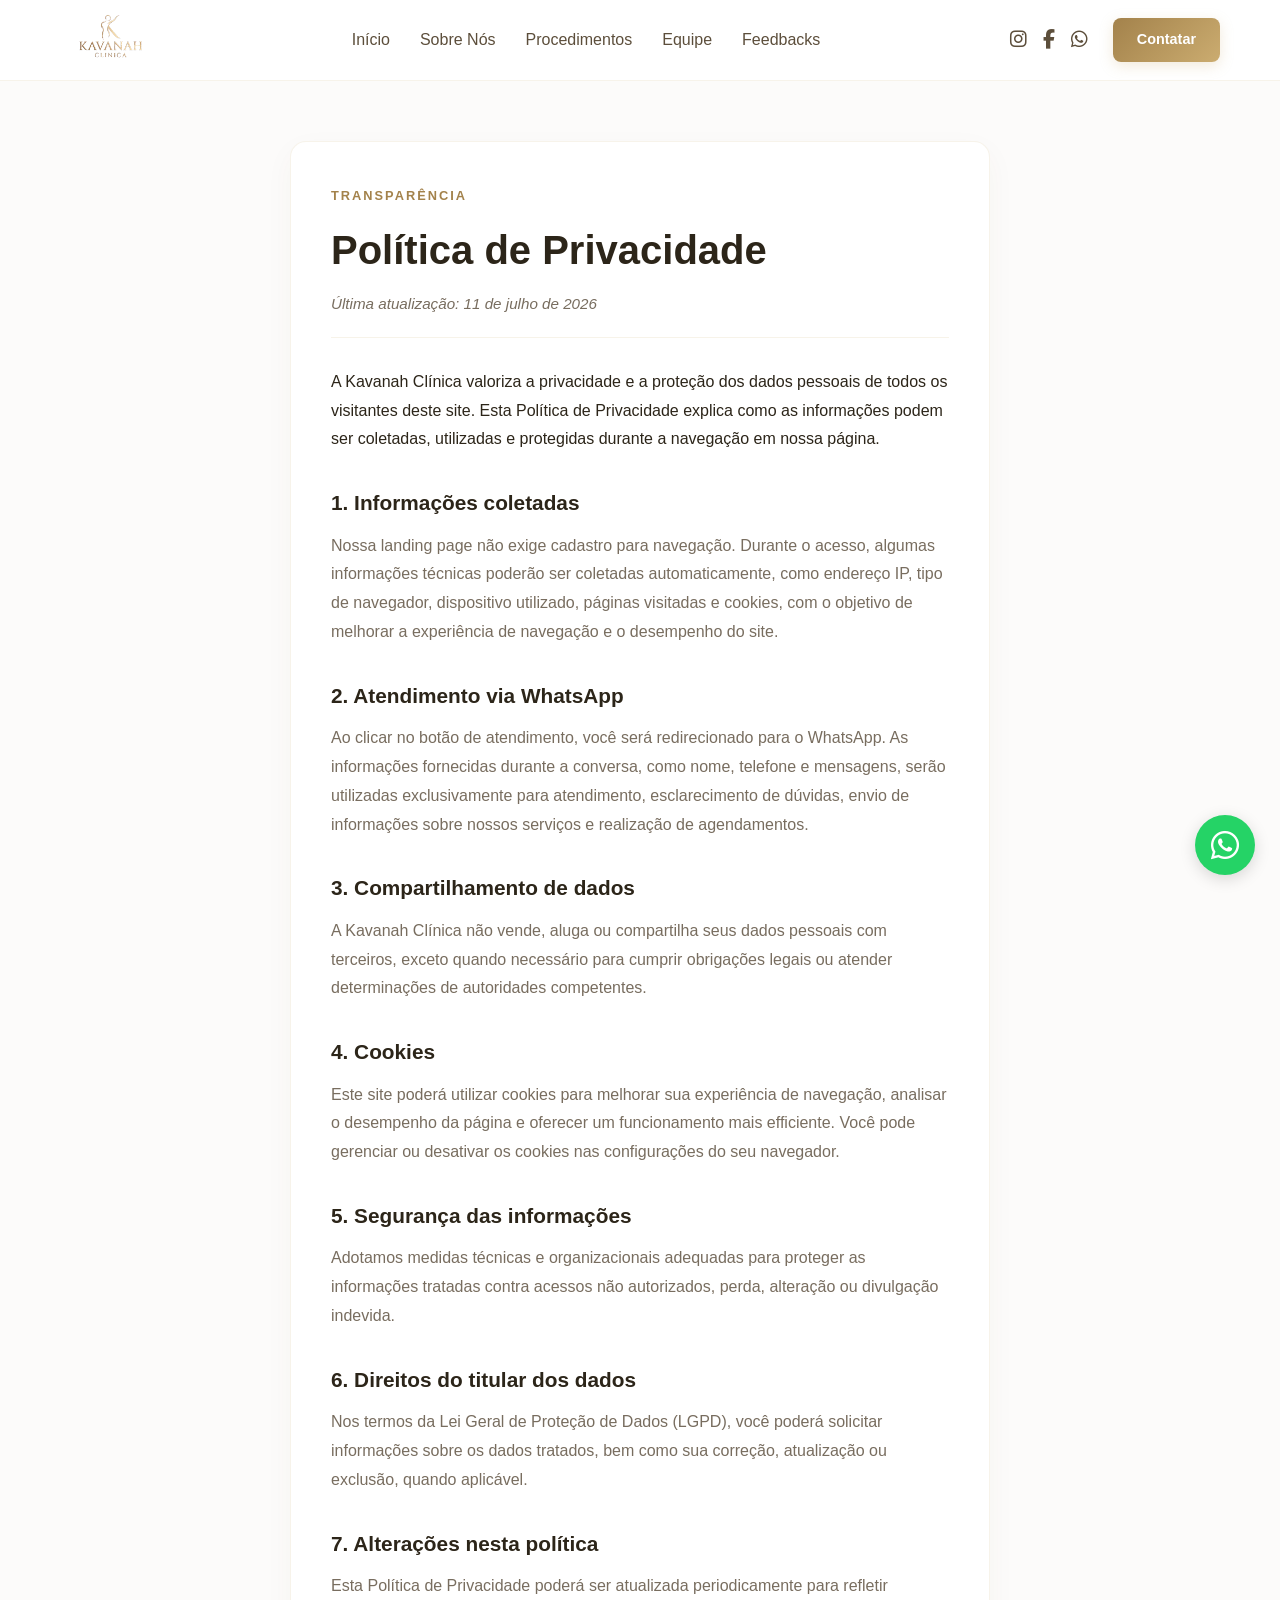
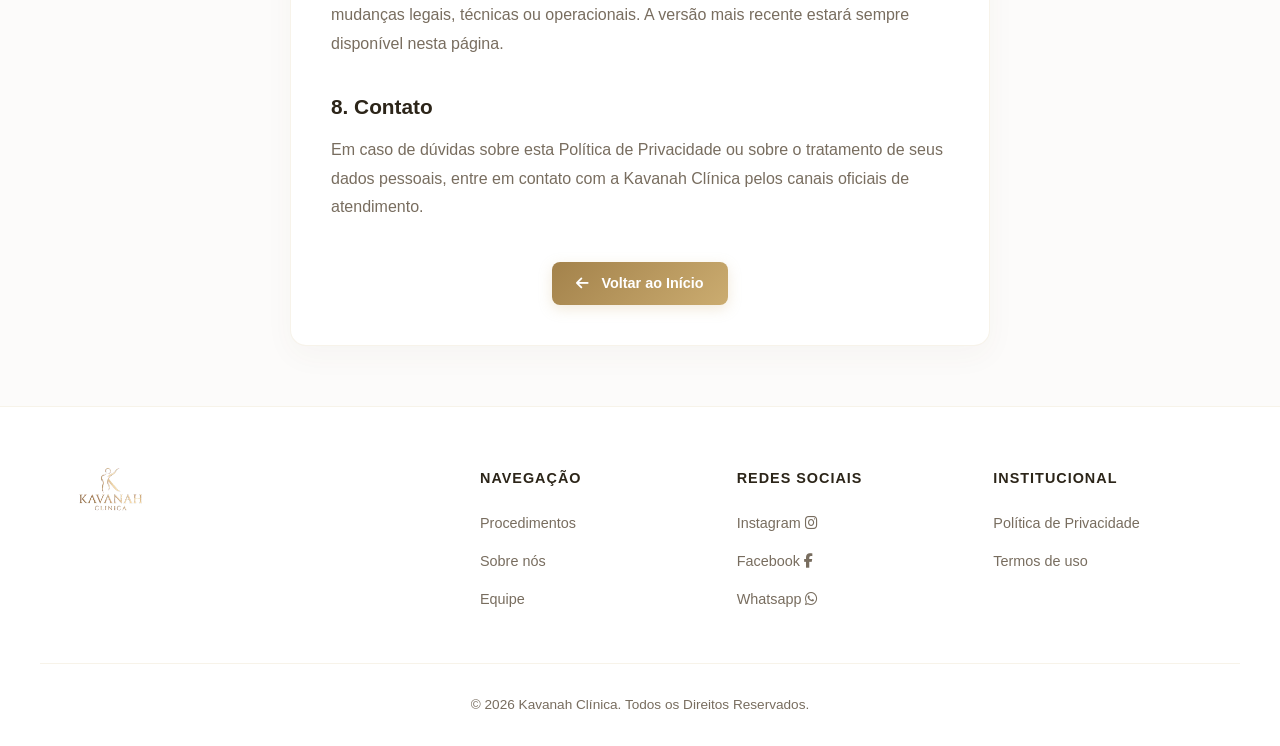
<file: privacidade.html>
<!DOCTYPE html>
<html lang="pt-BR">
<head>
    <meta charset="UTF-8">
    <meta name="viewport" content="width=device-width, initial-scale=1.0">
    
    <!-- SEO BÁSICO -->
    <title>Política de Privacidade | Kavanah Clínica</title>
    <meta name="description" content="Entenda como a Kavanah Clínica valoriza, coleta e protege as suas informações e dados pessoais durante a navegação no nosso site oficial.">
    <meta name="robots" content="noindex, follow">

    <!-- FAVICON & ESTILOS -->
    <link rel="shortcut icon" href="src/images/logo/corpo.kavanah.icon.svg" type="image/x-icon">
    <link rel="stylesheet" href="style.css">
    
    <!-- Ícones FontAwesome -->
    <link rel="stylesheet" href="https://cdnjs.cloudflare.com/ajax/libs/font-awesome/6.7.2/css/all.min.css" integrity="sha512-Evv84Mr4kqVGRNSgIGL/F/aIDqQb7xQ2vcrdIwxfjThSH8CSR7PBEakCr51Ck+w+/U6swU2Im1vVX0SVk9ABhg==" crossorigin="anonymous" referrerpolicy="no-referrer" />
    
    <style>
        @media (max-width: 768px) {
            .page-institucional-main {
                padding: 30px 10px !important;
            }
            .page-institucional-article {
                padding: 25px 15px !important;
                border-radius: 12px !important;
            }
            .page-institucional-article h1 {
                font-size: 1.8rem !important;
            }
        }
    </style>
</head>

<body>
    <!-- BOTÃO WHATSAPP -->
    <a href="https://wa.me/5511973894158?text=Olá!%20Gostaria%20de%20mais%20informações." class="btn-whatsapp" target="_blank" rel="noopener" aria-label="Fale conosco pelo WhatsApp">
        <i class="fab fa-whatsapp" aria-hidden="true"></i>
    </a>
    
    <!-- NAVBAR CORRIGIDA -->
    <header class="navbar">
        <nav class="container nav-container" aria-label="Menu principal">
            <a href="index.html#home" class="nav-logo">
                <img src="src/images/logo/LOGO.KAVANAH.SEM.FUNDO5234.svg" alt="Logotipo oficial da Kavanah Clínica">
            </a>
            
            <button class="menu-toggle" aria-label="Abrir menu de navegação"><i class="fa-solid fa-bars"></i></button>

            <ul class="nav-menu">
                <li><a href="index.html#home">Início</a></li>
                <li><a href="index.html#about">Sobre Nós</a></li>
                <li><a href="procedimentos.html">Procedimentos</a></li>
                <li><a href="index.html#parceiros">Equipe</a></li>
                <li><a href="index.html#feedbacks">Feedbacks</a></li>
            </ul>

            <!-- Grupo à Direita Corrigido -->
            <div class="nav-right-group">
                <div class="nav-social-icons">
                    <a href="https://www.instagram.com/kavanahclinica/" target="_blank" rel="noopener" aria-label="Instagram"><i class="fab fa-instagram"></i></a>
                    <a href="https://www.facebook.com/profile.php?id=61582549000037" target="_blank" rel="noopener" aria-label="Facebook"><i class="fab fa-facebook-f"></i></a>
                    <a href="https://wa.me/5511973894158?text=Olá!%20Gostaria%20de%20mais%20informações." target="_blank" rel="noopener" aria-label="Whatsapp"><i class="fab fa-whatsapp"></i></a>
                </div>
                <a href="index.html#contato" class="btn btn-primary nav-btn">Contatar</a>
            </div>
        </nav>
    </header>

    <main class="page-institucional-main" style="background: var(--fundo-suave); padding: 60px 0;">
        <article class="container container-small page-institucional-article" style="background: var(--fundo-principal); padding: 40px; border-radius: 16px; border: 1px solid rgba(203, 172, 112, 0.15); box-shadow: 0 10px 30px rgba(92, 78, 59, 0.04);">
            <header style="margin-bottom: 30px; border-bottom: 1px solid var(--creme-premium); padding-bottom: 20px;">
                <span class="section-tag">Transparência</span>
                <h1 style="font-size: 2.5rem; font-weight: 800; color: var(--texto-escuro); margin-bottom: 10px;">Política de Privacidade</h1>
                <p style="color: var(--texto-secundario); font-size: 0.95rem; font-style: italic;">Última atualização: 11 de julho de 2026</p>
            </header>

            <div class="document-content" style="color: var(--texto-secundario); line-height: 1.8; font-size: 1rem;">
                <p style="margin-bottom: 25px; color: var(--texto-escuro); font-weight: 500;">A Kavanah Clínica valoriza a privacidade e a proteção dos dados pessoais de todos os visitantes deste site. Esta Política de Privacidade explica como as informações podem ser coletadas, utilizadas e protegidas durante a navegação em nossa página.</p>

                <h3 style="color: var(--texto-escuro); font-size: 1.3rem; margin: 30px 0 10px 0; font-weight: 700;">1. Informações coletadas</h3>
                <p style="margin-bottom: 20px;">Nossa landing page não exige cadastro para navegação. Durante o acesso, algumas informações técnicas poderão ser coletadas automaticamente, como endereço IP, tipo de navegador, dispositivo utilizado, páginas visitadas e cookies, com o objetivo de melhorar a experiência de navegação e o desempenho do site.</p>

                <h3 style="color: var(--texto-escuro); font-size: 1.3rem; margin: 30px 0 10px 0; font-weight: 700;">2. Atendimento via WhatsApp</h3>
                <p style="margin-bottom: 20px;">Ao clicar no botão de atendimento, você será redirecionado para o WhatsApp. As informações fornecidas durante a conversa, como nome, telefone e mensagens, serão utilizadas exclusivamente para atendimento, esclarecimento de dúvidas, envio de informações sobre nossos serviços e realização de agendamentos.</p>

                <h3 style="color: var(--texto-escuro); font-size: 1.3rem; margin: 30px 0 10px 0; font-weight: 700;">3. Compartilhamento de dados</h3>
                <p style="margin-bottom: 20px;">A Kavanah Clínica não vende, aluga ou compartilha seus dados pessoais com terceiros, exceto quando necessário para cumprir obrigações legais ou atender determinações de autoridades competentes.</p>

                <h3 style="color: var(--texto-escuro); font-size: 1.3rem; margin: 30px 0 10px 0; font-weight: 700;">4. Cookies</h3>
                <p style="margin-bottom: 20px;">Este site poderá utilizar cookies para melhorar sua experiência de navegação, analisar o desempenho da página e oferecer um funcionamento mais efficiente. Você pode gerenciar ou desativar os cookies nas configurações do seu navegador.</p>

                <h3 style="color: var(--texto-escuro); font-size: 1.3rem; margin: 30px 0 10px 0; font-weight: 700;">5. Segurança das informações</h3>
                <p style="margin-bottom: 20px;">Adotamos medidas técnicas e organizacionais adequadas para proteger as informações tratadas contra acessos não autorizados, perda, alteração ou divulgação indevida.</p>

                <h3 style="color: var(--texto-escuro); font-size: 1.3rem; margin: 30px 0 10px 0; font-weight: 700;">6. Direitos do titular dos dados</h3>
                <p style="margin-bottom: 20px;">Nos termos da Lei Geral de Proteção de Dados (LGPD), você poderá solicitar informações sobre os dados tratados, bem como sua correção, atualização ou exclusão, quando aplicável.</p>

                <h3 style="color: var(--texto-escuro); font-size: 1.3rem; margin: 30px 0 10px 0; font-weight: 700;">7. Alterações nesta política</h3>
                <p style="margin-bottom: 20px;">Esta Política de Privacidade poderá ser atualizada periodicamente para refletir mudanças legais, técnicas ou operacionais. A versão mais recente estará sempre disponível nesta página.</p>

                <h3 style="color: var(--texto-escuro); font-size: 1.3rem; margin: 30px 0 10px 0; font-weight: 700;">8. Contato</h3>
                <p style="margin-bottom: 20px;">Em caso de dúvidas sobre esta Política de Privacidade ou sobre o tratamento de seus dados pessoais, entre em contato com a Kavanah Clínica pelos canais oficiais de atendimento.</p>
            </div>
            
            <div style="margin-top: 40px; text-align: center;">
                <a href="index.html" class="btn btn-primary"><i class="fa-solid fa-arrow-left" style="margin-right: 8px;"></i> Voltar ao Início</a>
            </div>
        </article>
    </main>

    <!-- FOOTER -->
    <footer class="footer">
        <div class="container footer-grid">
            <div class="footer-brand">
                <img src="src/images/logo/LOGO.KAVANAH.SEM.FUNDO5234.svg" alt="Logotipo da Kavanah Clínica">
            </div>
            <div class="footer-links">
                <div>
                    <h3>Navegação</h3>
                    <ul>
                        <li><a href="index.html#produtos">Procedimentos</a></li>
                        <li><a href="index.html#about">Sobre nós</a></li>
                        <li><a href="index.html#parceiros">Equipe</a></li>
                    </ul>
                </div>
                <div>
                    <h3>Redes Sociais</h3>
                    <ul>
                        <li><a href="https://www.instagram.com/kavanahclinica/" target="_blank" rel="noopener">Instagram <i class="fab fa-instagram"></i></a></li>
                        <li><a href="https://www.facebook.com/profile.php?id=61582549000037" target="_blank" rel="noopener">Facebook <i class="fab fa-facebook-f"></i></a></li>
                        <li><a href="https://wa.me/5511973894158?text=Olá!%20Gostaria%20de%20mais%20informações." target="_blank" rel="noopener">Whatsapp <i class="fab fa-whatsapp"></i></a></li>
                    </ul>
                </div>
                <div>
                    <h3>Institucional</h3>
                    <ul>
                        <li><a href="privacidade.html">Política de Privacidade</a></li>
                        <li><a href="termos.html">Termos de uso</a></li>
                    </ul>
                </div>
            </div>
        </div>
        <div class="container footer-bottom">
            <p>&copy; 2026 Kavanah Clínica. Todos os Direitos Reservados.</p>
        </div>
    </footer>

    <script>
        const menuToggle = document.querySelector('.menu-toggle');
        const navMenu = document.querySelector('.nav-menu');
        const menuLinks = document.querySelectorAll('.nav-menu a');

        menuToggle.addEventListener('click', () => {
            navMenu.classList.toggle('active');
            const icon = menuToggle.querySelector('i');
            icon.className = navMenu.classList.contains('active') ? 'fa-solid fa-xmark' : 'fa-solid fa-bars';
        });

        menuLinks.forEach(link => {
            link.addEventListener('click', () => {
                navMenu.classList.remove('active');
                menuToggle.querySelector('i').className = 'fa-solid fa-bars';
            });
        });
    </script>
</body>
</html>
</file>
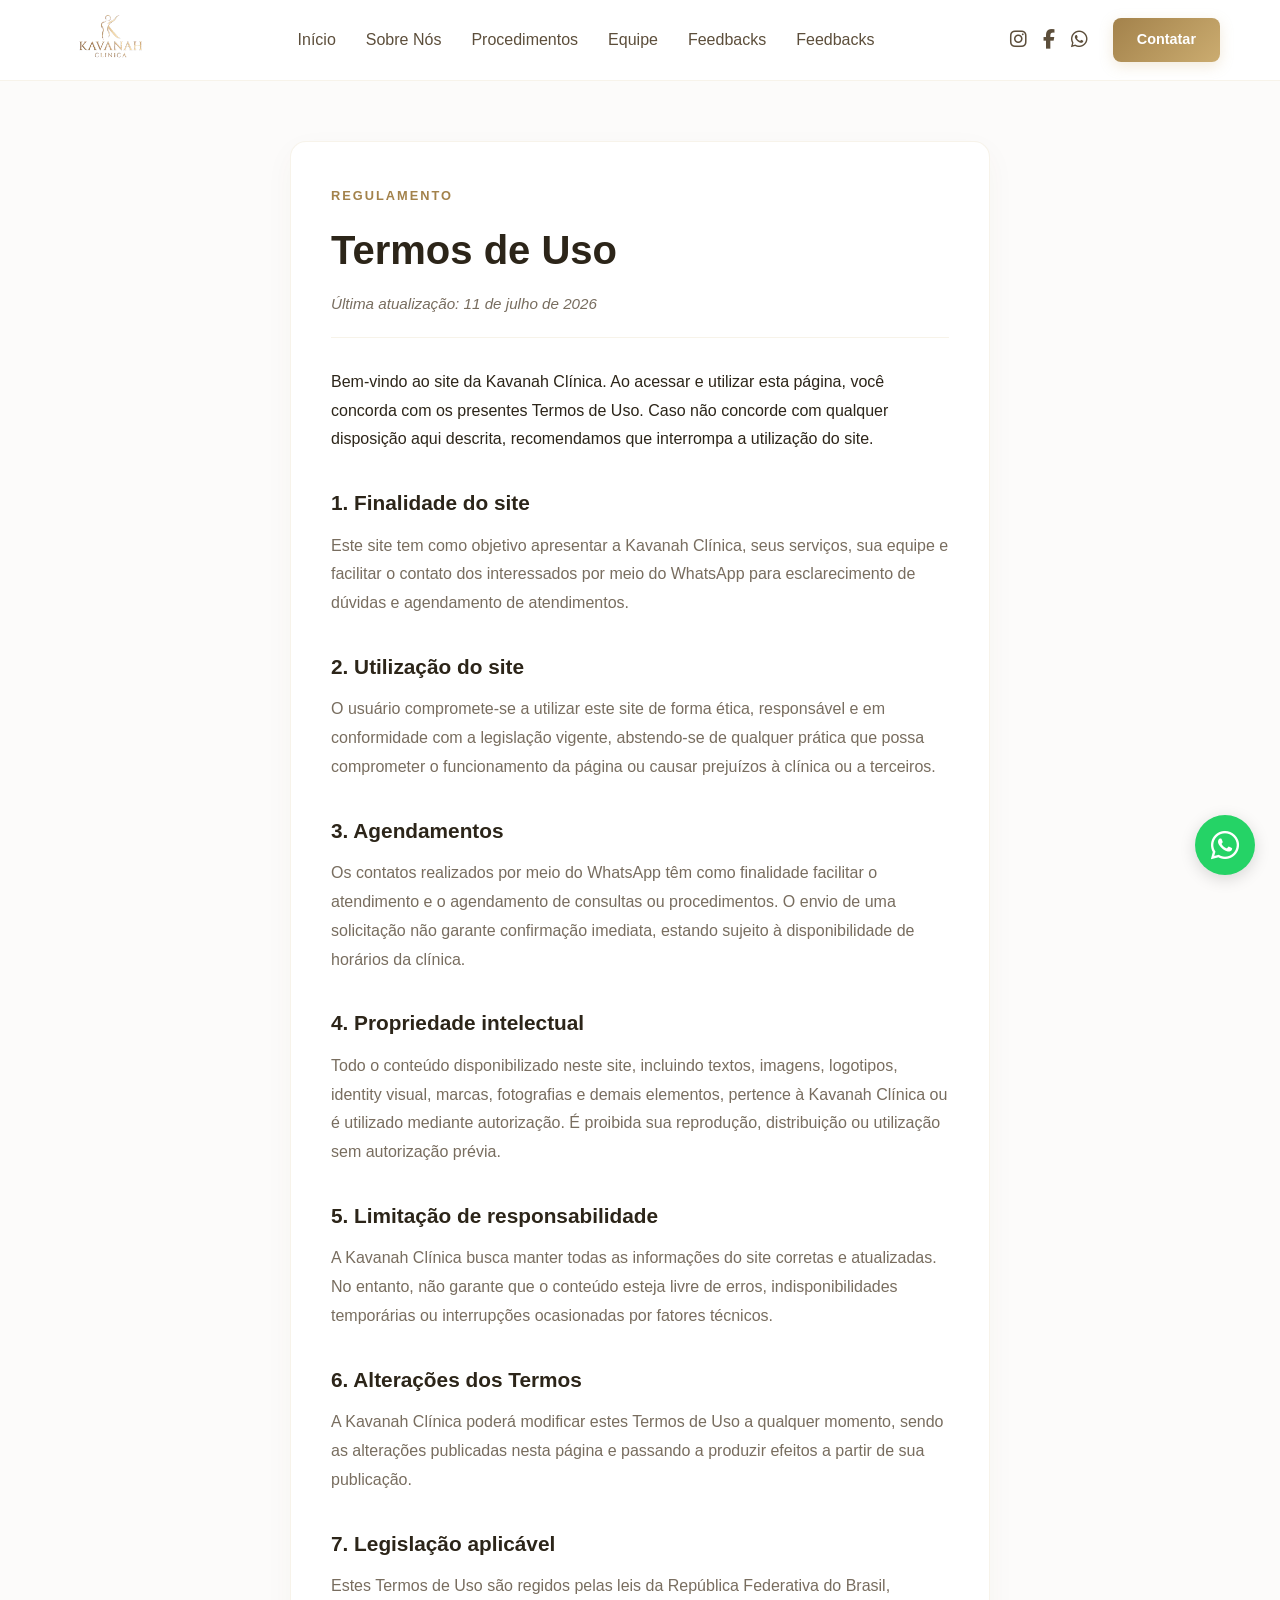
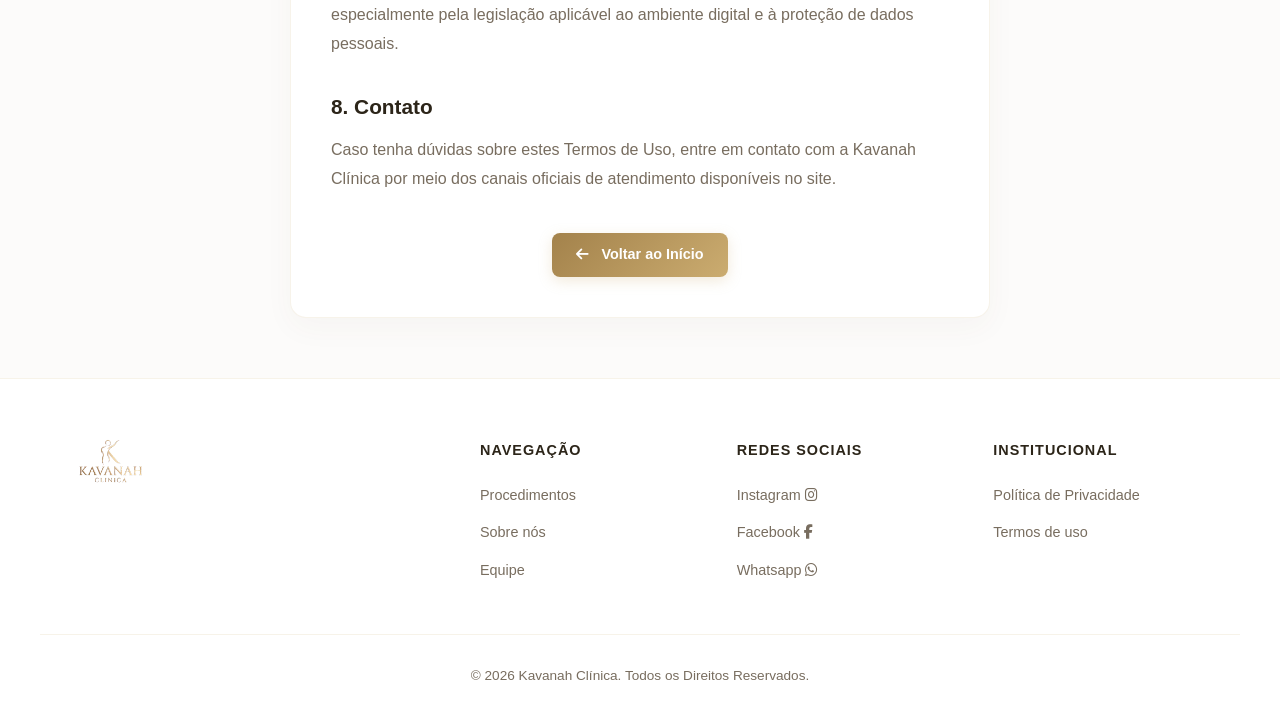
<file: termos.html>
<!DOCTYPE html>
<html lang="pt-BR">
<head>
    <meta charset="UTF-8">
    <meta name="viewport" content="width=device-width, initial-scale=1.0">
    
    <!-- SEO BÁSICO -->
    <title>Termos de Uso | Kavanah Clínica</title>
    <meta name="description" content="Leia os Termos de Uso vigentes para o acesso e utilização correta do site oficial da Kavanah Clínica de Estética Avançada e Integrativa.">
    <meta name="robots" content="noindex, follow">

    <!-- FAVICON & ESTILOS -->
    <link rel="shortcut icon" href="src/images/logo/corpo.kavanah.icon.svg" type="image/x-icon">
    <link rel="stylesheet" href="style.css">
    
    <!-- Ícones FontAwesome -->
    <link rel="stylesheet" href="https://cdnjs.cloudflare.com/ajax/libs/font-awesome/6.7.2/css/all.min.css" integrity="sha512-Evv84Mr4kqVGRNSgIGL/F/aIDqQb7xQ2vcrdIwxfjThSH8CSR7PBEakCr51Ck+w+/U6swU2Im1vVX0SVk9ABhg==" crossorigin="anonymous" referrerpolicy="no-referrer" />
    
    <style>
        @media (max-width: 768px) {
            .page-institucional-main {
                padding: 30px 10px !important;
            }
            .page-institucional-article {
                padding: 25px 15px !important;
                border-radius: 12px !important;
            }
            .page-institucional-article h1 {
                font-size: 1.8rem !important;
            }
        }
    </style>
</head>

<body>
    <!-- BOTÃO WHATSAPP -->
    <a href="https://wa.me/5511973894158?text=Olá!%20Gostaria%20de%20mais%20informações." class="btn-whatsapp" target="_blank" rel="noopener" aria-label="Fale conosco pelo WhatsApp">
        <i class="fab fa-whatsapp" aria-hidden="true"></i>
    </a>
    
    <!-- NAVBAR CORRIGIDA -->
    <header class="navbar">
        <nav class="container nav-container" aria-label="Menu principal">
            <a href="index.html#home" class="nav-logo">
                <img src="src/images/logo/LOGO.KAVANAH.SEM.FUNDO5234.svg" alt="Logotipo oficial da Kavanah Clínica">
            </a>
            
            <button class="menu-toggle" aria-label="Abrir menu de navegação"><i class="fa-solid fa-bars"></i></button>

            <ul class="nav-menu">
                <li><a href="index.html#home">Início</a></li>
                <li><a href="index.html#about">Sobre Nós</a></li>
                <li><a href="procedimentos.html">Procedimentos</a></li>
                <li><a href="index.html#parceiros">Equipe</a></li>
                <li><a href="#feedbacks">Feedbacks</a></li>
                <li><a href="index.html#feedbacks">Feedbacks</a></li>
            </ul>

            <!-- Grupo à Direita Corrigido -->
            <div class="nav-right-group">
                <div class="nav-social-icons">
                    <a href="https://www.instagram.com/kavanahclinica/" target="_blank" rel="noopener" aria-label="Instagram"><i class="fab fa-instagram"></i></a>
                    <a href="https://www.facebook.com/profile.php?id=61582549000037" target="_blank" rel="noopener" aria-label="Facebook"><i class="fab fa-facebook-f"></i></a>
                    <a href="https://wa.me/5511973894158?text=Olá!%20Gostaria%20de%20mais%20informações." target="_blank" rel="noopener" aria-label="Whatsapp"><i class="fab fa-whatsapp"></i></a>
                </div>
                <a href="index.html#contato" class="btn btn-primary nav-btn">Contatar</a>
            </div>
        </nav>
    </header>

    <main class="page-institucional-main" style="background: var(--fundo-suave); padding: 60px 0;">
        <article class="container container-small page-institucional-article" style="background: var(--fundo-principal); padding: 40px; border-radius: 16px; border: 1px solid rgba(203, 172, 112, 0.15); box-shadow: 0 10px 30px rgba(92, 78, 59, 0.04);">
            <header style="margin-bottom: 30px; border-bottom: 1px solid var(--creme-premium); padding-bottom: 20px;">
                <span class="section-tag">Regulamento</span>
                <h1 style="font-size: 2.5rem; font-weight: 800; color: var(--texto-escuro); margin-bottom: 10px;">Termos de Uso</h1>
                <p style="color: var(--texto-secundario); font-size: 0.95rem; font-style: italic;">Última atualização: 11 de julho de 2026</p>
            </header>

            <div class="document-content" style="color: var(--texto-secundario); line-height: 1.8; font-size: 1rem;">
                <p style="margin-bottom: 25px; color: var(--texto-escuro); font-weight: 500;">Bem-vindo ao site da Kavanah Clínica. Ao acessar e utilizar esta página, você concorda com os presentes Termos de Uso. Caso não concorde com qualquer disposição aqui descrita, recomendamos que interrompa a utilização do site.</p>

                <h3 style="color: var(--texto-escuro); font-size: 1.3rem; margin: 30px 0 10px 0; font-weight: 700;">1. Finalidade do site</h3>
                <p style="margin-bottom: 20px;">Este site tem como objetivo apresentar a Kavanah Clínica, seus serviços, sua equipe e facilitar o contato dos interessados por meio do WhatsApp para esclarecimento de dúvidas e agendamento de atendimentos.</p>

                <h3 style="color: var(--texto-escuro); font-size: 1.3rem; margin: 30px 0 10px 0; font-weight: 700;">2. Utilização do site</h3>
                <p style="margin-bottom: 20px;">O usuário compromete-se a utilizar este site de forma ética, responsável e em conformidade com a legislação vigente, abstendo-se de qualquer prática que possa comprometer o funcionamento da página ou causar prejuízos à clínica ou a terceiros.</p>

                <h3 style="color: var(--texto-escuro); font-size: 1.3rem; margin: 30px 0 10px 0; font-weight: 700;">3. Agendamentos</h3>
                <p style="margin-bottom: 20px;">Os contatos realizados por meio do WhatsApp têm como finalidade facilitar o atendimento e o agendamento de consultas ou procedimentos. O envio de uma solicitação não garante confirmação imediata, estando sujeito à disponibilidade de horários da clínica.</p>

                <h3 style="color: var(--texto-escuro); font-size: 1.3rem; margin: 30px 0 10px 0; font-weight: 700;">4. Propriedade intelectual</h3>
                <p style="margin-bottom: 20px;">Todo o conteúdo disponibilizado neste site, incluindo textos, imagens, logotipos, identity visual, marcas, fotografias e demais elementos, pertence à Kavanah Clínica ou é utilizado mediante autorização. É proibida sua reprodução, distribuição ou utilização sem autorização prévia.</p>

                <h3 style="color: var(--texto-escuro); font-size: 1.3rem; margin: 30px 0 10px 0; font-weight: 700;">5. Limitação de responsabilidade</h3>
                <p style="margin-bottom: 20px;">A Kavanah Clínica busca manter todas as informações do site corretas e atualizadas. No entanto, não garante que o conteúdo esteja livre de erros, indisponibilidades temporárias ou interrupções ocasionadas por fatores técnicos.</p>

                <h3 style="color: var(--texto-escuro); font-size: 1.3rem; margin: 30px 0 10px 0; font-weight: 700;">6. Alterações dos Termos</h3>
                <p style="margin-bottom: 20px;">A Kavanah Clínica poderá modificar estes Termos de Uso a qualquer momento, sendo as alterações publicadas nesta página e passando a produzir efeitos a partir de sua publicação.</p>

                <h3 style="color: var(--texto-escuro); font-size: 1.3rem; margin: 30px 0 10px 0; font-weight: 700;">7. Legislação aplicável</h3>
                <p style="margin-bottom: 20px;">Estes Termos de Uso são regidos pelas leis da República Federativa do Brasil, especialmente pela legislação aplicável ao ambiente digital e à proteção de dados pessoais.</p>

                <h3 style="color: var(--texto-escuro); font-size: 1.3rem; margin: 30px 0 10px 0; font-weight: 700;">8. Contato</h3>
                <p style="margin-bottom: 20px;">Caso tenha dúvidas sobre estes Termos de Uso, entre em contato com a Kavanah Clínica por meio dos canais oficiais de atendimento disponíveis no site.</p>
            </div>
            
            <div style="margin-top: 40px; text-align: center;">
                <a href="index.html" class="btn btn-primary"><i class="fa-solid fa-arrow-left" style="margin-right: 8px;"></i> Voltar ao Início</a>
            </div>
        </article>
    </main>

    <!-- FOOTER -->
    <footer class="footer">
        <div class="container footer-grid">
            <div class="footer-brand">
                <img src="src/images/logo/LOGO.KAVANAH.SEM.FUNDO5234.svg" alt="Logotipo da Kavanah Clínica">
            </div>
            <div class="footer-links">
                <div>
                    <h3>Navegação</h3>
                    <ul>
                        <li><a href="index.html#produtos">Procedimentos</a></li>
                        <li><a href="index.html#about">Sobre nós</a></li>
                        <li><a href="index.html#parceiros">Equipe</a></li>
                    </ul>
                </div>
                <div>
                    <h3>Redes Sociais</h3>
                    <ul>
                        <li><a href="https://www.instagram.com/kavanahclinica/" target="_blank" rel="noopener">Instagram <i class="fab fa-instagram"></i></a></li>
                        <li><a href="https://www.facebook.com/profile.php?id=61582549000037" target="_blank" rel="noopener">Facebook <i class="fab fa-facebook-f"></i></a></li>
                        <li><a href="https://wa.me/5511973894158?text=Olá!%20Gostaria%20de%20mais%20informações." target="_blank" rel="noopener">Whatsapp <i class="fab fa-whatsapp"></i></a></li>
                    </ul>
                </div>
                <div>
                    <h3>Institucional</h3>
                    <ul>
                        <li><a href="privacidade.html">Política de Privacidade</a></li>
                        <li><a href="termos.html">Termos de uso</a></li>
                    </ul>
                </div>
            </div>
        </div>
        <div class="container footer-bottom">
            <p>&copy; 2026 Kavanah Clínica. Todos os Direitos Reservados.</p>
        </div>
    </footer>

    <script>
        const menuToggle = document.querySelector('.menu-toggle');
        const navMenu = document.querySelector('.nav-menu');
        const menuLinks = document.querySelectorAll('.nav-menu a');

        menuToggle.addEventListener('click', () => {
            navMenu.classList.toggle('active');
            const icon = menuToggle.querySelector('i');
            icon.className = navMenu.classList.contains('active') ? 'fa-solid fa-xmark' : 'fa-solid fa-bars';
        });

        menuLinks.forEach(link => {
            link.addEventListener('click', () => {
                navMenu.classList.remove('active');
                menuToggle.querySelector('i').className = 'fa-solid fa-bars';
            });
        });
    </script>
</body>
</html>
</file>
<file: style.css>
/* ==========================================================================
   VARIÁVEIS DE COR (PALETA KAVANAH CLÍNICA)
   ========================================================================== */
:root {
    --fundo-principal: #ffffff;
    --fundo-suave: #fcfbfa; 
    --creme-premium: #f7f3e9; 
    
    --dourado-escuro: #a3824b; 
    --dourado: #cbac70;        
    --dourado-claro: #e8d5b5;  
    
    --texto-escuro: #2c2519;   
    --texto-secundario: #786d5f; 
    --cor-navbar-links: #5c4e3b; 
}

/* ==========================================================================
   RESETS E CONFIGURAÇÕES GERAIS
   ========================================================================== */
* {
    margin: 0;
    padding: 0;
    box-sizing: border-box;
}

html {
    scroll-behavior: smooth;
    font-size: 16px;
}

body {
    background: var(--fundo-principal);
    color: var(--texto-escuro);
    font-family: 'Segoe UI', Arial, sans-serif;
    line-height: 1.6;
}

.container {
    width: 100%;
    max-width: 1200px;
    margin: 0 auto;
    padding: 0 20px;
}

.container-small {
    max-width: 700px;
}

section {
    padding: 80px 0;
    background: radial-gradient(circle at top right, rgba(203, 172, 112, 0.05), transparent 40%), var(--fundo-principal);
}

/* ==========================================================================
   COMPONENTES REUTILIZÁVEIS (BOTÕES, TAGS)
   ========================================================================== */
.btn {
    display: inline-block;
    padding: 10px 24px;
    border-radius: 8px;
    font-weight: 600;
    font-size: 0.9rem;
    text-decoration: none;
    text-align: center;
    cursor: pointer;
    transition: all 0.25s ease;
    border: none;
}

.btn-primary {
    background: linear-gradient(135deg, var(--dourado-escuro), var(--dourado));
    color: #ffffff !important;
    box-shadow: 0 4px 14px rgba(203, 172, 112, 0.25);
}

.btn-primary:hover {
    background: linear-gradient(135deg, var(--dourado), var(--dourado-claro));
    color: var(--texto-escuro) !important;
    transform: translateY(-2px);
    box-shadow: 0 6px 20px rgba(203, 172, 112, 0.4);
}

.btn-large {
    padding: 14px 36px;
    font-size: 1rem;
}

.btn-sm {
    padding: 8px 16px;
    font-size: 0.85rem;
}

.btn-full {
    width: 100%;
}

.section-tag {
    display: inline-block;
    color: var(--dourado-escuro);
    text-transform: uppercase;
    letter-spacing: 2px;
    font-size: 0.8rem;
    font-weight: 700;
    margin-bottom: 12px;
}

.section-header {
    margin-bottom: 50px;
    max-width: 700px;
}

.section-header h2, h2 {
    font-size: 2.2rem;
    font-weight: 800;
    color: var(--texto-escuro);
    margin-bottom: 15px;
}

.section-header p {
    color: var(--texto-secundario);
    font-size: 1.1rem;
}

/* ==========================================================================
   LAYOUTS EM GRID (RESPONSIVOS)
   ========================================================================== */
.grid-2 { display: grid; grid-template-columns: repeat(2, 1fr); gap: 50px; align-items: center; }
.grid-3 { display: grid; grid-template-columns: repeat(3, 1fr); gap: 30px; }
.grid-parceiros { display: grid; grid-template-columns: repeat(auto-fit, minmax(220px, 1fr)); gap: 30px; }

@media (max-width: 968px) {
    .grid-2, .grid-3 { grid-template-columns: 1fr; gap: 30px; }
}

/* ==========================================================================
   NAVBAR & ESTRUTURA DIREITA (REDE SOCIAL + BOTÃO CONTATAR)
   ========================================================================== */
.navbar {
    position: sticky;
    top: 0;
    background: rgba(255, 255, 255, 0.9);
    border-bottom: 1px solid rgba(203, 172, 112, 0.15);
    backdrop-filter: blur(12px);
    z-index: 1000;
}

.nav-container {
    display: flex;
    justify-content: space-between;
    align-items: center;
    height: 80px;
}

.nav-logo img {
    height: 45px;
    width: auto;
}

.nav-menu {
    display: flex;
    list-style: none;
    gap: 30px;
}

.nav-menu a {
    color: var(--cor-navbar-links);
    text-decoration: none;
    font-weight: 500;
    position: relative;
    transition: color 0.25s ease;
}

.nav-menu a::after {
    content: "";
    position: absolute;
    left: 0;
    bottom: -6px;
    width: 0;
    height: 2px;
    background: var(--dourado);
    transition: width 0.25s ease;
}

.nav-menu a:hover {
    color: var(--dourado-escuro);
}

.nav-menu a:hover::after { width: 100%; }

.nav-right-group {
    display: flex;
    align-items: center;
    gap: 25px;
}

.nav-social-icons {
    display: flex;
    align-items: center;
    gap: 16px;
}

.nav-social-icons a {
    color: var(--cor-navbar-links);
    font-size: 1.2rem;
    text-decoration: none;
    transition: color 0.25s ease, transform 0.25s ease;
}

.nav-social-icons a:hover {
    color: var(--dourado-escuro);
    transform: translateY(-2px);
}

.menu-toggle {
    display: none;
}

/* ==========================================================================
   HERO / HOME (Banner adaptável para Desktop e Mobile)
   ========================================================================== */
.hero-section {
    padding: 60px 0 90px 0;
    text-align: center;
}

.hero-container {
    display: flex;
    flex-direction: column;
    align-items: center;
}

.hero-banner {
    width: 100%;
    max-width: 1100px;
    height: 480px; 
    border-radius: 16px;
    overflow: hidden;
    margin-bottom: 40px;
    border: none;
    box-shadow: none;
}

.hero-banner img {
    width: 100%;
    height: 100%;
    object-fit: cover;
}

.banner-desktop {
    display: block;
}

.banner-mobile {
    display: none;
}

.hero-section h1 {
    font-size: 3rem;
    font-weight: 800;
    line-height: 1.2;
    margin-bottom: 20px;
}

.hero-section h1 span {
    color: var(--dourado-escuro);
}

.subtitle {
    font-size: 1.15rem;
    color: var(--texto-secundario);
    max-width: 700px;
    margin-bottom: 35px;
}

/* ==========================================================================
   ABOUT / SOBRE
   ========================================================================== */
.about-section {
    background: var(--fundo-suave);
}

.about-text p {
    margin-bottom: 20px;
    color: var(--texto-secundario);
}

.about-images {
    display: grid;
    grid-template-columns: repeat(2, 1fr);
    gap: 20px;
}

.about-images img {
    width: 100%;
    border-radius: 12px;
    border: 1px solid rgba(203, 172, 112, 0.2);
    box-shadow: 0 10px 25px rgba(0,0,0,0.03);
}

.img-offset {
    margin-top: 30px;
}

/* ==========================================================================
   TRATAMENTOS / CARDS
   ========================================================================== */
.card-produto {
    background: var(--fundo-principal);
    border-radius: 12px;
    border: 1px solid rgba(203, 172, 112, 0.18);
    overflow: hidden;
    box-shadow: 0 10px 30px rgba(92, 78, 59, 0.04);
    display: flex;
    flex-direction: column;
    transition: transform 0.3s ease, border-color 0.3s ease, box-shadow 0.3s ease;
}

.card-produto:hover {
    transform: translateY(-5px);
    border-color: var(--dourado);
    box-shadow: 0 16px 35px rgba(203, 172, 112, 0.12);
}

.card-img {
    height: 220px;
    width: 100%;
}

.card-img img {
    width: 100%;
    height: 100%;
    object-fit: cover;
}

.card-content {
    padding: 25px;
    display: flex;
    flex-direction: column;
    flex-grow: 1;
}

.card-content h3 {
    font-size: 1.25rem;
    font-weight: 700;
    margin-bottom: 10px;
}

.card-content p {
    color: var(--texto-secundario);
    font-size: 0.9rem;
    margin-bottom: 25px;
    flex-grow: 1;
}

.card-footer {
    display: flex;
    justify-content: space-between;
    align-items: center;
    padding-top: 20px;
    border-top: 1px solid var(--creme-premium);
}

.preco {
    font-size: 1.4rem;
    font-weight: 700;
    color: var(--texto-escuro);
}

.center-container {
    width: 100%;
    display: flex;
    justify-content: center;
    margin-top: 50px;
}

/* ==========================================================================
   PARCEIROS
   ========================================================================== */
.parceiros-section {
    background: var(--fundo-suave);
    text-align: center;
}

.parceiros-section h2 {
    margin-bottom: 10px;
}

.subtitulo-parceiros {
    color: var(--texto-secundario);
    margin-bottom: 50px;
}

.card-doutor {
    background: var(--fundo-principal);
    border: 1px solid rgba(203, 172, 112, 0.2);
    border-radius: 18px;
    padding: 30px 25px;
    text-align: center;
    transition: 0.35s ease;
    box-shadow: 0 6px 20px rgba(92, 78, 59, 0.03);
}

.card-doutor:hover {
    transform: translateY(-6px);
    border-color: var(--dourado);
    box-shadow: 0 12px 30px rgba(203, 172, 112, 0.12);
}

.card-doutor img {
    width: 110px;
    height: 110px;
    border-radius: 50%;
    object-fit: cover;
    border: 3px solid var(--dourado);
    margin-bottom: 15px;
}

.card-doutor h3 {
    font-size: 1.15rem;
    margin-bottom: 6px;
}

.card-doutor p {
    color: var(--dourado-escuro);
    font-weight: 600;
    font-size: 0.9rem;
}

/* ==========================================================================
   ESTILIZAÇÃO DA SEÇÃO DE FEEDBACKS / DEPOIMENTOS
   ========================================================================== */
.feedback-section {
    background: var(--fundo-principal);
}

.card-feedback {
    background: var(--fundo-suave);
    border: 1px solid rgba(203, 172, 112, 0.15);
    border-radius: 16px;
    padding: 30px;
    display: flex;
    flex-direction: column;
    justify-content: space-between;
    box-shadow: 0 10px 25px rgba(92, 78, 59, 0.02);
    transition: transform 0.3s ease;
}

.card-feedback:hover {
    transform: translateY(-3px);
    border-color: var(--dourado);
}

.stars-container {
    color: var(--dourado);
    font-size: 0.9rem;
    margin-bottom: 15px;
}

.feedback-text {
    color: var(--texto-secundario);
    font-size: 0.95rem;
    font-style: italic;
    line-height: 1.7;
    margin-bottom: 25px;
}

.client-info {
    display: flex;
    align-items: center;
    gap: 12px;
}

.client-avatar {
    width: 45px;
    height: 45px;
    background: var(--creme-premium);
    color: var(--dourado-escuro);
    border-radius: 50%;
    display: flex;
    justify-content: center;
    align-items: center;
    font-size: 1.1rem;
}

.client-info h4 {
    font-size: 0.95rem;
    font-weight: 700;
    color: var(--texto-escuro);
}

.client-info small {
    color: var(--dourado-escuro);
    font-size: 0.8rem;
    display: block;
}

/* ==========================================================================
   CONTATO / FORMULÁRIO
   ========================================================================== */
.contato-section h2 {
    text-align: center;
}

.form-contato {
    background: var(--fundo-suave);
    padding: 40px;
    border-radius: 16px;
    border: 1px solid rgba(203, 172, 112, 0.2);
    margin-top: 30px;
}

.form-group {
    margin-bottom: 20px;
}

.form-group label {
    display: block;
    font-size: 0.85rem;
    font-weight: 600;
    margin-bottom: 8px;
    color: var(--texto-escuro);
}

.form-group input, 
.form-group textarea {
    width: 100%;
    padding: 12px 16px;
    border-radius: 8px;
    border: 1px solid rgba(203, 172, 112, 0.3);
    background: var(--fundo-principal);
    color: var(--texto-escuro);
    font-family: inherit;
    font-size: 0.95rem;
    outline: none;
    transition: border-color 0.2s;
}

.form-group input:focus, 
.form-group textarea:focus {
    border-color: var(--dourado);
}

/* ==========================================================================
   FOOTER
   ========================================================================== */
.footer {
    background: var(--fundo-principal);
    padding: 60px 0 30px 0;
    border-top: 1px solid var(--creme-premium);
}

.footer-grid {
    display: grid;
    grid-template-columns: 1fr 2fr;
    gap: 50px;
    margin-bottom: 40px;
}

.footer-brand img {
    height: 45px;
}

.footer-links {
    display: grid;
    grid-template-columns: repeat(3, 1fr);
    gap: 30px;
}

.footer-links h3 {
    font-size: 0.9rem;
    text-transform: uppercase;
    letter-spacing: 1px;
    margin-bottom: 20px;
    color: var(--texto-escuro);
}

.footer-links ul {
    list-style: none;
}

.footer-links li {
    margin-bottom: 12px;
}

.footer-links a {
    color: var(--texto-secundario);
    text-decoration: none;
    font-size: 0.9rem;
    transition: color 0.2s;
}

.footer-links a:hover {
    color: var(--dourado-escuro);
}

.footer-bottom {
    border-top: 1px solid var(--creme-premium);
    padding-top: 30px;
    text-align: center;
    font-size: 0.85rem;
    color: var(--texto-secundario);
}

/* ==========================================================================
   WHATSAPP FIXO
   ========================================================================== */
.btn-whatsapp {
    position: fixed;
    bottom: 25px;
    right: 25px;
    width: 60px;
    height: 60px;
    background: #25D366;
    color: white;
    border-radius: 50%;
    display: flex;
    justify-content: center;
    align-items: center;
    font-size: 32px;
    text-decoration: none;
    box-shadow: 0 4px 16px rgba(0,0,0,0.15);
    z-index: 9999;
    transition: transform 0.3s;
}

.btn-whatsapp:hover {
    transform: scale(1.1);
}

/* ==========================================================================
   ADAPTAÇÃO E SUPORTE TOTAL PARA MOBILE (Telas até 768px)
   ========================================================================== */
@media (max-width: 768px) {
    section {
        padding: 50px 0;
    }

    .section-header {
        margin-bottom: 30px;
        padding: 0 10px;
    }

    .section-header h2, h2 {
        font-size: 1.8rem;
    }

    .menu-toggle {
        display: block;
        background: none;
        border: none;
        color: var(--cor-navbar-links);
        font-size: 1.5rem;
        cursor: pointer;
        padding: 5px;
    }

    .nav-right-group {
        display: none;
    }

    .nav-menu {
        display: flex;
        flex-direction: column;
        position: fixed;
        top: 80px;
        left: -100%;
        width: 100%;
        height: calc(100vh - 80px);
        background: rgba(255, 255, 255, 0.98);
        backdrop-filter: blur(10px);
        gap: 0;
        transition: left 0.4s ease;
        border-top: 1px solid rgba(203, 172, 112, 0.1);
        padding: 20px 0;
    }

    .nav-menu.active {
        left: 0;
    }

    .nav-menu li {
        width: 100%;
        text-align: center;
    }

    .nav-menu a {
        display: block;
        padding: 20px 0;
        font-size: 1.2rem;
        width: 100%;
        border-bottom: 1px solid rgba(203, 172, 112, 0.05);
    }

    .nav-menu a::after {
        display: none;
    }

    .hero-section h1 { 
        font-size: 2rem; 
    }
    
    .hero-banner { 
        height: 380px;
    }
    
    .banner-desktop { 
        display: none;
    }
    
    .banner-mobile { 
        display: block;
    }

    .about-images {
        gap: 15px;
        margin-top: 20px;
    }

    .img-offset {
        margin-top: 0;
    }

    .form-contato {
        padding: 25px 20px;
        margin: 20px 10px 0 10px;
    }

    .btn-whatsapp {
        bottom: 20px;
        right: 20px;
        width: 55px;
        height: 55px;
        font-size: 28px;
    }

    .footer-grid { grid-template-columns: 1fr; gap: 30px; }
    .footer-links { grid-template-columns: 1fr; gap: 20px; }
}

@media (min-width: 769px) {
    .menu-toggle {
        display: none;
    }
}
</file>
